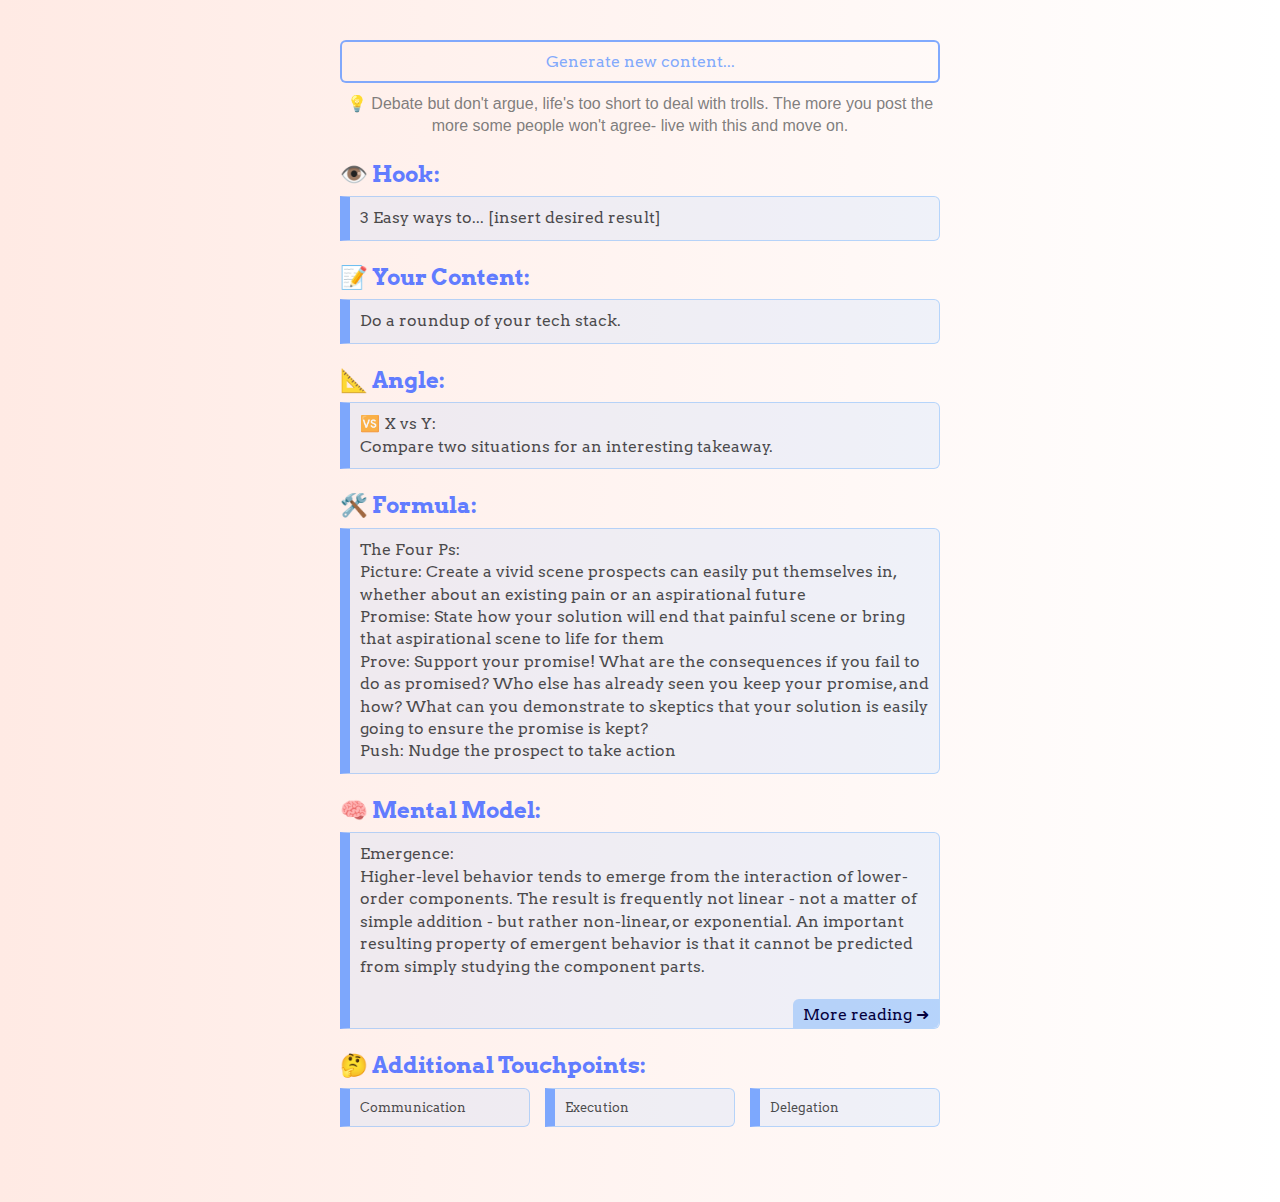
<file: content-gen/index.html>
<html>
  <head>
    <title>Infinite Content Generator</title>
    <link rel="stylesheet" media="all" href="style.css?v=001"/>
    <meta name="viewport" content="width=device-width, initial-scale=1">
    <script src="https://cdnjs.cloudflare.com/ajax/libs/jquery/3.3.1/jquery.min.js"></script>
    <script src="hooks.js?v=001"></script>
    <script src="summaries.js?v=001"></script>
    <script src="touchpoints.js?v=001"></script>
    <script src="tones.js?v=001"></script>
    <script src="formulas.js?v=001"></script>
    <script src="mentalmodels.js?v=001"></script>
    <script src="tips.js?v=001"></script>
    <meta property="og:image" content="thumbnail.jpg">
    <meta property="og:image:width" content="1920">
    <meta property="og:image:height" content="1080">
  </head>
  <body>
    <div id="wrapper">
      <div class="container">
        <div id="controls">
            <div id="generate" class="button">Generate new content...</div>
        </div>
        <div id="output">
          Loading...
        </div>

      </div>
    </div>
  </body>
  <script>
    const customData = {}
    // Choose random element from object
    function chooseFrom(obj) {
      return obj[parseInt(Math.random()*(obj.length))]
    }
    // Weighted Random choice from objects
    function weightedChooseFrom(obj){
      // First, we loop the main dataset to count up the total weight.
      // We're starting the counter at one because the upper boundary of Math.random() is exclusive.
      let total = 0;
      for (let i = 0; i < obj.length; ++i) {
          total += obj[i]['weight'];
      }
      // Total in hand, we can now pick a random value akin to our random index from before.
      const threshold = Math.random() * total;
      // Now we just need to loop through the main data one more time until we discover which value would live within this particular threshold. We need to keep a running count of weights as we go, so let's just reuse the "total" variable since it was already declared.
      total = 0;
      for (let i = 0; i < obj.length - 1; ++i) {
          // Add the weight to our running total.
          total += obj[i]['weight'];
          // If this value falls within the threshold, we're done!
          if (total >= threshold) {
              return obj[i];
          }
      }
      // Wouldn't you know it, we needed the very last entry!
      return obj[obj.length - 1];
    }

    // Template function
    function parseTemplate(template, data) {
      return template.replace(/\{([\w\.]*)\}/g, function(str, key) {
        var keys = key.split("."), v = data[keys.shift()];
        for (var i = 0, l = keys.length; i < l; i++) v = "<em>" + v[keys[i]] + "</em>";
        return (typeof v !== "undefined" && v !== null) ? v : "";
      });
    }

    function generate(){
      let summaryTemplate = chooseFrom(summaries);
      let tip = `<div id="tip">💡 `+ chooseFrom(tips) +`</div>`;
      let hook = `<h5>👁️ Hook:</h5><div class="card">` + chooseFrom(hooks) + `</div>`;
      let summary = `<h5>📝 Your Content:&nbsp;</h5><div class="card">` + parseTemplate(summaryTemplate, customData) + ` </div>`;
      let choosetone = weightedChooseFrom(tones);
      let chooseformula = weightedChooseFrom(formulas);
      let choosemodel = chooseFrom(mentalmodels);
      if(choosemodel.insight !== ``){
        modelinsight =  `&nbsp;<br><br>` + choosemodel.insight;
      } else {
        modelinsight = ``;
      }

      let tone = `<h5>📐 Angle:&nbsp;</h5> `
                    +`<div class="structure"><b>`
                    + choosetone.name + `: </b>&nbsp; <br>`
                    + choosetone.description + `</div>`;
      let formula = `<h5>🛠️ Formula:&nbsp;</h5> `
                    +`<div class="structure"><b>`
                    + chooseformula.name + `: </b>&nbsp; <br>`
                    + chooseformula.description + `</div>`;
      let mentalModel = `<h5>🧠 Mental Model:&nbsp;`
                    +`</h5><div class="card padding-bottom"><b>`
                    + choosemodel.title + `: </b>&nbsp;<br>`
                    + choosemodel.description
                    + modelinsight
                    + `&nbsp;`
                    + `<div><a class="readMore" target="_blank" href="https://www.google.com/search?q='` + choosemodel.title + `' mental model">More reading ➜</a></div>`
                    + `</div>`;
      let touchpoints = "";
      let crewtouchpoint = `<div class="touchpoint">`
                    + chooseFrom(touchpointsList)
                    + `&nbsp;</div>`;

      for (var i = 0; i < 2; i++) {
        touchpoints = touchpoints
                    + `<div class="touchpoint">`
                    + chooseFrom(touchpointsList)
                    + `</div>`;
      };

      touchpoints = `<h5>🤔 Additional Touchpoints: </h5><div id="touchpoints-grid">`
                  + touchpoints
                  + crewtouchpoint
                  + `</div>`;


      // Add all content to #output as HTML
      $('#output').html(
                  tip
                  + hook
                  + summary
                  + tone
                  + formula
                  + mentalModel
                  + touchpoints
      );
    }

    $('#generate').on('click', function () {
        generate();
    });

    // Initiate
    $(function() {
        generate();
    });
  </script>
</html>
</file>
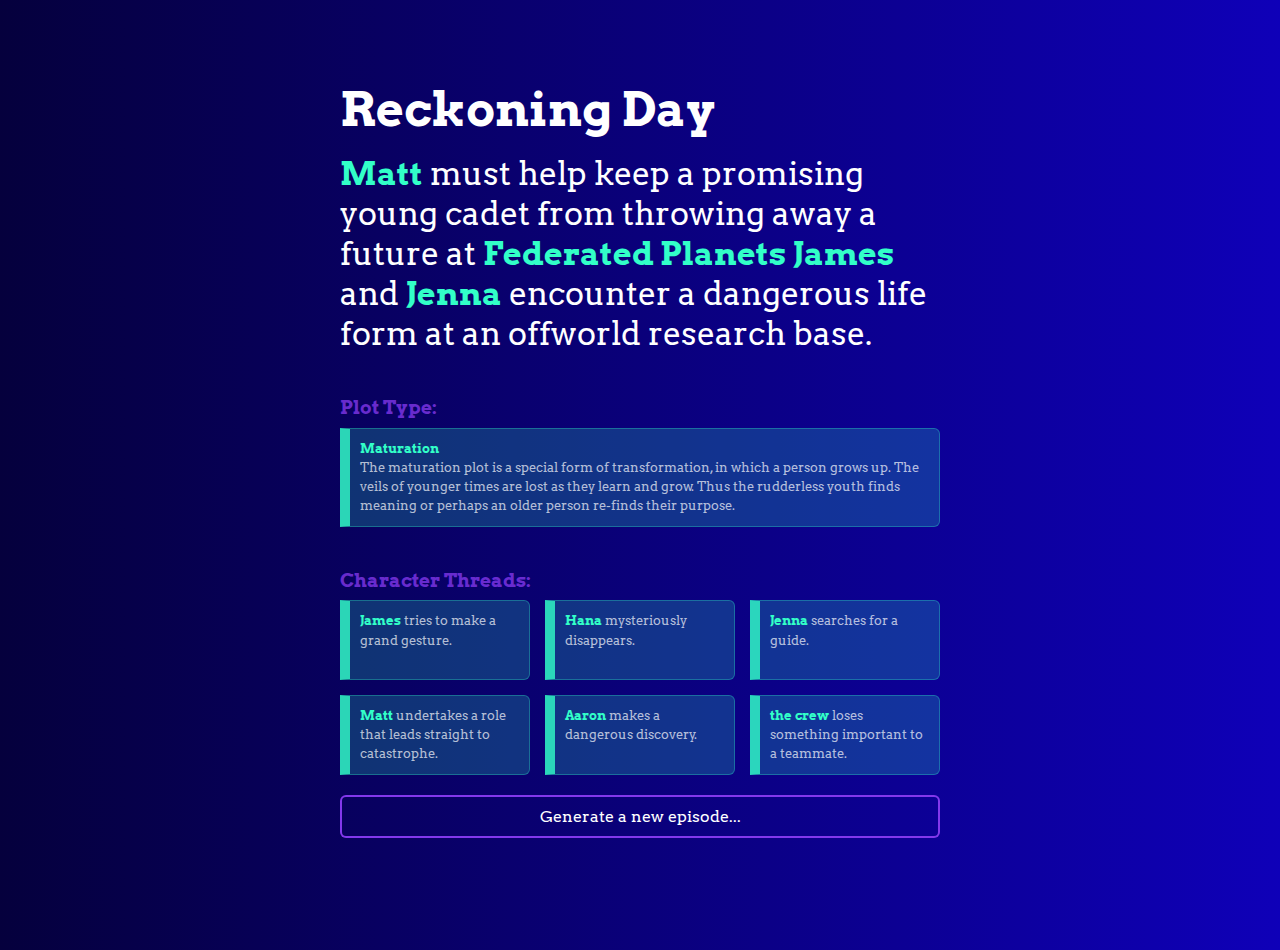
<file: episode-gen/index.html>
<html>
  <head>
    <link rel="stylesheet" media="all" href="style.css"/>
    <script src="https://cdnjs.cloudflare.com/ajax/libs/jquery/3.3.1/jquery.min.js"></script>
    <script src="titles.js?v=001"></script>
    <script src="summaries.js?v=001"></script>
    <script src="struggles.js?v=001"></script>
    <script src="plots.js?v=001"></script>
    <meta property="og:image" content="thumbnail.jpg">
    <meta property="og:image:width" content="1920">
    <meta property="og:image:height" content="1080">

  </head>
  <body>
    <div id="wrapper">
      <div class="container">
        <div id="output">
          Loading...
        </div>
        <div id="controls">
            <div id="generate" class="button">Generate a new episode...</div>
        </div>
      </div>
    </div>
  </body>
  <script>
    // example data
    var customData = {
        goodGuy: {
          crewName: "the crew",
          shipName: "Oddessy",
          orgName: "Federated Planets",
          hq: "Earth",
          boss: "General Billings", // The Sage
          one: "James", // The Hero
          two: "Hana", // The Friend
          three: "Jenna", // The Warrior
          four: "Matt", // The Intelectual
          five: "Aaron" // The Rogue
        },
        ally: {
          one: "Luna Colonists",
          two: "Mars Colonists",
          three: "Jupiter One crew",
          four: "Ganemede Outpost",
          five: "Titan Consortium Personell"
        },
  		badGuy: {
  			one: "Gorn",
  			two: "Free Anarchists",
  			three: "Martian Corporatists",
  			four: "Gia Alliance",
        five: "Yakuza"
  		},
  		planet: {
  			one: "Equestria",
  			two: "Primordia",
  			three: "Crestal",
  			four: "Olympus Prime",
        five: "Palara"
  		}
    }

    // Choose random element from object
    function chooseFrom(obj) {
      return obj[parseInt(Math.random()*(obj.length))]
    }

    // Weighted Random choice from objects
    function weightedChooseFrom(obj){
      // First, we loop the main dataset to count up the total weight.
      // We're starting the counter at one because the upper boundary of Math.random() is exclusive.
      let total = 0;
      for (let i = 0; i < obj.length; ++i) {
          total += obj[i]['weight'];
      }
      // Total in hand, we can now pick a random value akin to our random index from before.
      const threshold = Math.random() * total;
      // Now we just need to loop through the main data one more time until we discover which value would live within this particular threshold. We need to keep a running count of weights as we go, so let's just reuse the "total" variable since it was already declared.
      total = 0;
      for (let i = 0; i < obj.length - 1; ++i) {
          // Add the weight to our running total.
          total += obj[i]['weight'];
          // If this value falls within the threshold, we're done!
          if (total >= threshold) {
              return obj[i];
          }
      }
      // Wouldn't you know it, we needed the very last entry!
      return obj[obj.length - 1];
    }

    // Template function
    function parseTemplate(template, data) {
      return template.replace(/\{([\w\.]*)\}/g, function(str, key) {
        var keys = key.split("."), v = data[keys.shift()];
        for (var i = 0, l = keys.length; i < l; i++) v = "<em>" + v[keys[i]] + "</em>";
        return (typeof v !== "undefined" && v !== null) ? v : "";
      });
    }

    function generate(){
      let characters = [customData.goodGuy.one, customData.goodGuy.two, customData.goodGuy.three, customData.goodGuy.four, customData.goodGuy.five];
      let summaryTemplate = chooseFrom(summaries);
      let title = `<h2>` + chooseFrom(titles) + `</h2>`;
      let summary = parseTemplate(summaryTemplate, customData);
      let choosePlot = weightedChooseFrom(plots);
      let plot = `<h5>Plot Type:</h5><div class="plot"><em><b>`
                    + choosePlot.name
                    + `</b></em><br>`
                    + choosePlot.description
                    + `</div>`;
      let struggles = "";
      let crewStruggle = `<div class="struggle"><em>`
                    + customData.goodGuy.crewName + `</em> `
                    + chooseFrom(strugglesList)
                    + `</div>`;

      for (var i = 0; i < characters.length; i++) {
        struggles = struggles
                    + `<div class="struggle"><em>`
                    + characters[i] + `</em> `
                    + chooseFrom(strugglesList)
                    + `</div>`;
      };

      struggles = `<h5>Character Threads:</h5><div id="struggles-grid">`
                  + struggles
                  + crewStruggle
                  + `</div>`;


      // Add all content to #output as HTML
      $('#output').html(
                  title
                  + summary
                  + plot
                  + struggles
      );
    }

    $('#generate').on('click', function () {
        generate();
    });

    // Initiate
    $(function() {
        generate();
    });
  </script>
</html>
</file>
<file: content-gen/style.css>
@import url("https://fonts.googleapis.com/css?family=Arvo");
html {
    height: 100%;
    margin:0;
    padding:0;
}
body {
  min-height: 100%;
  color: #000;
  font-family: 'Arvo', sans-serif;
  font-weight: 400;
  padding: 0px;
  margin: 0px;
  -webkit-font-smoothing: antialiased;
  background-image: linear-gradient(to right, #ffeae4 0%, #ffffff 100%);
  background-size: cover;
  box-sizing: border-box;
}
* {
  box-sizing: border-box;
}
small {
  font-size: 0.8em;
  color: rgba(0,0,0, .5);
  font-weight: 100;
}
#wrapper {
  margin:0px auto 0px;
  padding: 0px 10px;
  width:100%;
  max-width:620px;
  text-align: center;
  position:relative;
}
.container {
  display: grid;
  color: #000;
  width:100%;
  max-width:600px;
  border-radius:5px;
  text-align: left;
  vertical-align:middle;
  margin: 0px 0 20px;
}
h1 {
  margin:0px 0px 10px;
}
p {
  margin:0px;
  font-size:.8em;
  color:rgba(255,255,255, .75);
}
a {
  color:rgba(255,255,255, .55);
}
#controls{
  display: flex;
  margin-top: 40px;
}
#output{
  margin:0 auto 0;
  width:100%;
  padding:0px;
  font-size: 1em;
  line-height: 1.4em;
  text-align:left;
}
#output h2 {
  margin: 0 0 15px;
}
#output h5 {
  margin: 20px 0 0;
  font-size:1.4em;
  line-height:1.5em;
  font-weight: 600;
  color: rgb(97 124 255);
}
#output em {
  text-decoration: none;
  color: #05003d;
  font-style: normal;
  font-weight: 400;
}
#output #touchpoints-grid {
  display: grid;
  grid-template-columns: repeat(3, 1fr);
  grid-template-rows: repeat(2, 1fr);
  grid-column-gap: 15px;
  grid-row-gap: 15px;
  margin: 5px 0 20px 0;
}
#output .touchpoint {
  text-decoration: none;
  margin:0;
  padding:10px;
  font-size:.8em;
  line-height:1.4em;
  color: rgb(0 0 0 / 70%);
  font-style: normal;
  font-weight: 200;
  background: rgb(176 211 255 / 20%);
  border-radius: 0 6px 6px 0;
  border: 1px solid rgb(50 143 255 / 30%);
  border-left: 10px solid rgb(97 150 255 / 80%);
}
#output .structure, #output .card {
  position: relative;
  text-decoration: none;
  margin:5px 0 0;
  padding:10px;
  font-size:1em;
  line-height:1.4em;
  color: rgb(0 0 0 / 70%);
  font-style: normal;
  font-weight: 200;
  background: rgb(176 211 255 / 20%);
  border-radius: 0 6px 6px 0;
  border: 1px solid rgb(50 143 255 / 30%);
  border-left: 10px solid rgb(97 150 255 / 80%);
}
#output .card.padding-bottom {
  padding-bottom: 50px;
}
#output #tip {
  text-align: center;
  font-size: 1em;
  color: rgb(94 94 94 / 80%);
  margin-top: 10px;
  font-family: sans-serif;
}
#output a.readMore {
  display: block;
  position: absolute;
  bottom: 0;
  right: 0;
  background-color: rgb(50 143 255 / 30%);
  color: #05003d;
  text-decoration: none;
  padding: 5px 10px 2px;
  border-radius: 6px 0px 6px 0px;
}
#output a.readMore:hover {
  background-color: rgb(97 150 255 / 80%);
}
.button {
  font-family: 'Arvo', sans-serif;
  display: inline-block;
  Width:100%;
  margin:0px;
  text-align: center;
  text-weight:900;
  padding:12px 15px;
  cursor:pointer;
	transition: all 350ms cubic-bezier(0.390, 0.500, 0.150, 1.360);
	color: rgb(97 150 255 / 80%);
	box-shadow: rgb(97 150 255 / 80%) 0 0px 0px 2px inset;
  border-radius:6px;
}

.button:hover {
	color: #fff;
	box-shadow: #E40066 0 0 0 40px inset;
}
textarea {
  font-family: 'Arvo', sans-serif;
  font-size:1.1em;
  height: 200px;
  display: inline-block;
  margin:20px 0;
  text-align: left;
  text-weight:900;
  padding:12px 15px;
  cursor:pointer;
	transition: all 350ms cubic-bezier(0.390, 0.500, 0.150, 1.360);
	color: #222;
	box-shadow: #05003D 0 0px 0px 2px inset;
  border-radius:6px;
  background:rgba(255, 255, 255, .8);
  outline:none;
  border:none;
}
textarea:focus {
	transition: all 350ms cubic-bezier(0.390, 0.500, 0.150, 1.360);
	box-shadow: #8338EC 0 0px 0px 2px inset;
  outline:none;
  border:none;
  background:rgba(255, 255, 255, 1);
}

.slider {
  width: 33%;
  margin: 10px 5px;
  padding:0px 0px;
  vertical-align:center;
  display:flex;
}

input[type="range"] {
  -webkit-appearance: none !important;
  width: 175%;
  height: 20px;
  background-color: transparent;
  border: 0 solid #8338EC;
  border-radius: 20px;
  margin: 0 10px 0 0;
  transition: all 350ms cubic-bezier(0.390, 0.500, 0.150, 1.360);
	box-shadow: #8338EC 0 0px 0px 0px inset, #8338EC 0 0px 0px 2px;
}
input[type="range"]:hover {
  background-color: #8338EC;
	box-shadow: #8338EC 0 0 0 40px inset, #8338EC 0 0px 0px 2px;
}

input[type="range"]::-webkit-slider-thumb {
  -webkit-appearance: none !important;
  width: 33%;
  height: 20px;
  background-color: #8338EC;
  border-radius: 30px;
  box-shadow: #8338EC 0 0px 0px 2px;
  transition: all 0.5s ease;
}
input[type="range"]:hover::-webkit-slider-thumb,
input[type="range"]::-webkit-slider-thumb:hover{
  background-color: #3E0C83;
  box-shadow: #8338EC 0 0px 0px 2px;
}
input[type="range"]::-webkit-slider-thumb:active {

}

#rangevalue {
  font-size: 18px;
  font-weight:bold;
  margin: auto;
  padding: 0px;
  width: 100%;
  color: #fff;
}
</file>
<file: episode-gen/style.css>
@import url("https://fonts.googleapis.com/css?family=Arvo");
body {
  height:100vh;
  overflow:hidden;
  color: #fff;
  font-family: 'Arvo', sans-serif;
  font-weight: 400;
  padding: 0px;
  margin: 0px;
  -webkit-font-smoothing: antialiased;
  background-image: linear-gradient(to right, #05003D 0%, #0F00B8 100%);
  background-size: cover;
  background-repeat: no-repeat;
  box-sizing: border-box;
}
* {
  box-sizing: border-box;
}
#wrapper {
  margin:50px auto 20px;
  width:100%;
  max-width:600px;
  text-align: center;
  position:relative;
}
.container {
  display: grid;
  color: #fff;
  width:100%;
  max-width:600px;
  border-radius:5px;
  text-align: left;
  vertical-align:middle;
  margin: 20px 0 20px;
}
h1 {
  margin:0px 0px 10px;
}
p {
  margin:0px;
  font-size:.8em;
  color:rgba(255,255,255, .75);
}
a {
  color:rgba(255,255,255, .55);
}
#controls{
  display: flex;
}
#output{
  margin:30px auto 0;
  width:100%;
  padding:0px;
  font-size:2em;
  line-height:1.4em
  text-align:left;
}
#output h2 {
  margin: 0 0 15px;
}
#output h5 {
  margin: 40px 0 0;
  font-size:.6em;
  line-height:1.5em;
  font-weight: 600;
  color: rgba(131, 56, 236, .8);
}
#output em {
  text-decoration: none;
  color: rgba(50,255,200, 1);
  font-style: normal;
  font-weight: 600;
}
#output #struggles-grid {
  display: grid;
  grid-template-columns: repeat(3, 1fr);
  grid-template-rows: repeat(2, 1fr);
  grid-column-gap: 15px;
  grid-row-gap: 15px;
  margin: 5px 0 20px 0;
}
#output .struggle {
  text-decoration: none;
  margin:0;
  padding:10px;
  font-size:.4em;
  line-height:1.5em;
  color: rgba(255,255,255, .7);
  font-style: normal;
  font-weight: 200;
  background: rgba(50,255,200, .2);
  border-radius: 0 6px 6px 0;
  border: 1px solid rgba(50,255,200, .3);
  border-left: 10px solid rgba(50,255,200, .8);
}
#output .plot {
  text-decoration: none;
  margin:5px 0 0;
  padding:10px;
  font-size:.4em;
  line-height:1.5em;
  color: rgba(255,255,255, .7);
  font-style: normal;
  font-weight: 200;
  background: rgba(50,255,200, .2);
  border-radius: 0 6px 6px 0;
  border: 1px solid rgba(50,255,200, .3);
  border-left: 10px solid rgba(50,255,200, .8);
}
.button {
  font-family: 'Arvo', sans-serif;
  display: inline-block;
  Width:100%;
  margin:0px;
  text-align: center;
  text-weight:900;
  padding:12px 15px;
  cursor:pointer;
	transition: all 350ms cubic-bezier(0.390, 0.500, 0.150, 1.360);
	color: #fff;
	box-shadow: #8338EC 0 0px 0px 2px inset;
  border-radius:6px;
}

.button:hover {
	color: #fff;
	box-shadow: #E40066 0 0 0 40px inset;
}
textarea {
  font-family: 'Arvo', sans-serif;
  font-size:1.1em;
  height: 200px;
  display: inline-block;
  margin:20px 0;
  text-align: left;
  text-weight:900;
  padding:12px 15px;
  cursor:pointer;
	transition: all 350ms cubic-bezier(0.390, 0.500, 0.150, 1.360);
	color: #222;
	box-shadow: #05003D 0 0px 0px 2px inset;
  border-radius:6px;
  background:rgba(255, 255, 255, .8);
  outline:none;
  border:none;
}
textarea:focus {
	transition: all 350ms cubic-bezier(0.390, 0.500, 0.150, 1.360);
	box-shadow: #8338EC 0 0px 0px 2px inset;
  outline:none;
  border:none;
  background:rgba(255, 255, 255, 1);
}

.slider {
  width: 33%;
  margin: 10px 5px;
  padding:0px 0px;
  vertical-align:center;
  display:flex;
}

input[type="range"] {
  -webkit-appearance: none !important;
  width: 175%;
  height: 20px;
  background-color: transparent;
  border: 0 solid #8338EC;
  border-radius: 20px;
  margin: 0 10px 0 0;
  transition: all 350ms cubic-bezier(0.390, 0.500, 0.150, 1.360);
	box-shadow: #8338EC 0 0px 0px 0px inset, #8338EC 0 0px 0px 2px;
}
input[type="range"]:hover {
  background-color: #8338EC;
	box-shadow: #8338EC 0 0 0 40px inset, #8338EC 0 0px 0px 2px;
}

input[type="range"]::-webkit-slider-thumb {
  -webkit-appearance: none !important;
  width: 33%;
  height: 20px;
  background-color: #8338EC;
  border-radius: 30px;
  box-shadow: #8338EC 0 0px 0px 2px;
  transition: all 0.5s ease;
}
input[type="range"]:hover::-webkit-slider-thumb,
input[type="range"]::-webkit-slider-thumb:hover{
  background-color: #3E0C83;
  box-shadow: #8338EC 0 0px 0px 2px;
}
input[type="range"]::-webkit-slider-thumb:active {

}

#rangevalue {
  font-size: 18px;
  font-weight:bold;
  margin: auto;
  padding: 0px;
  width: 100%;
  color: #fff;
}
</file>
